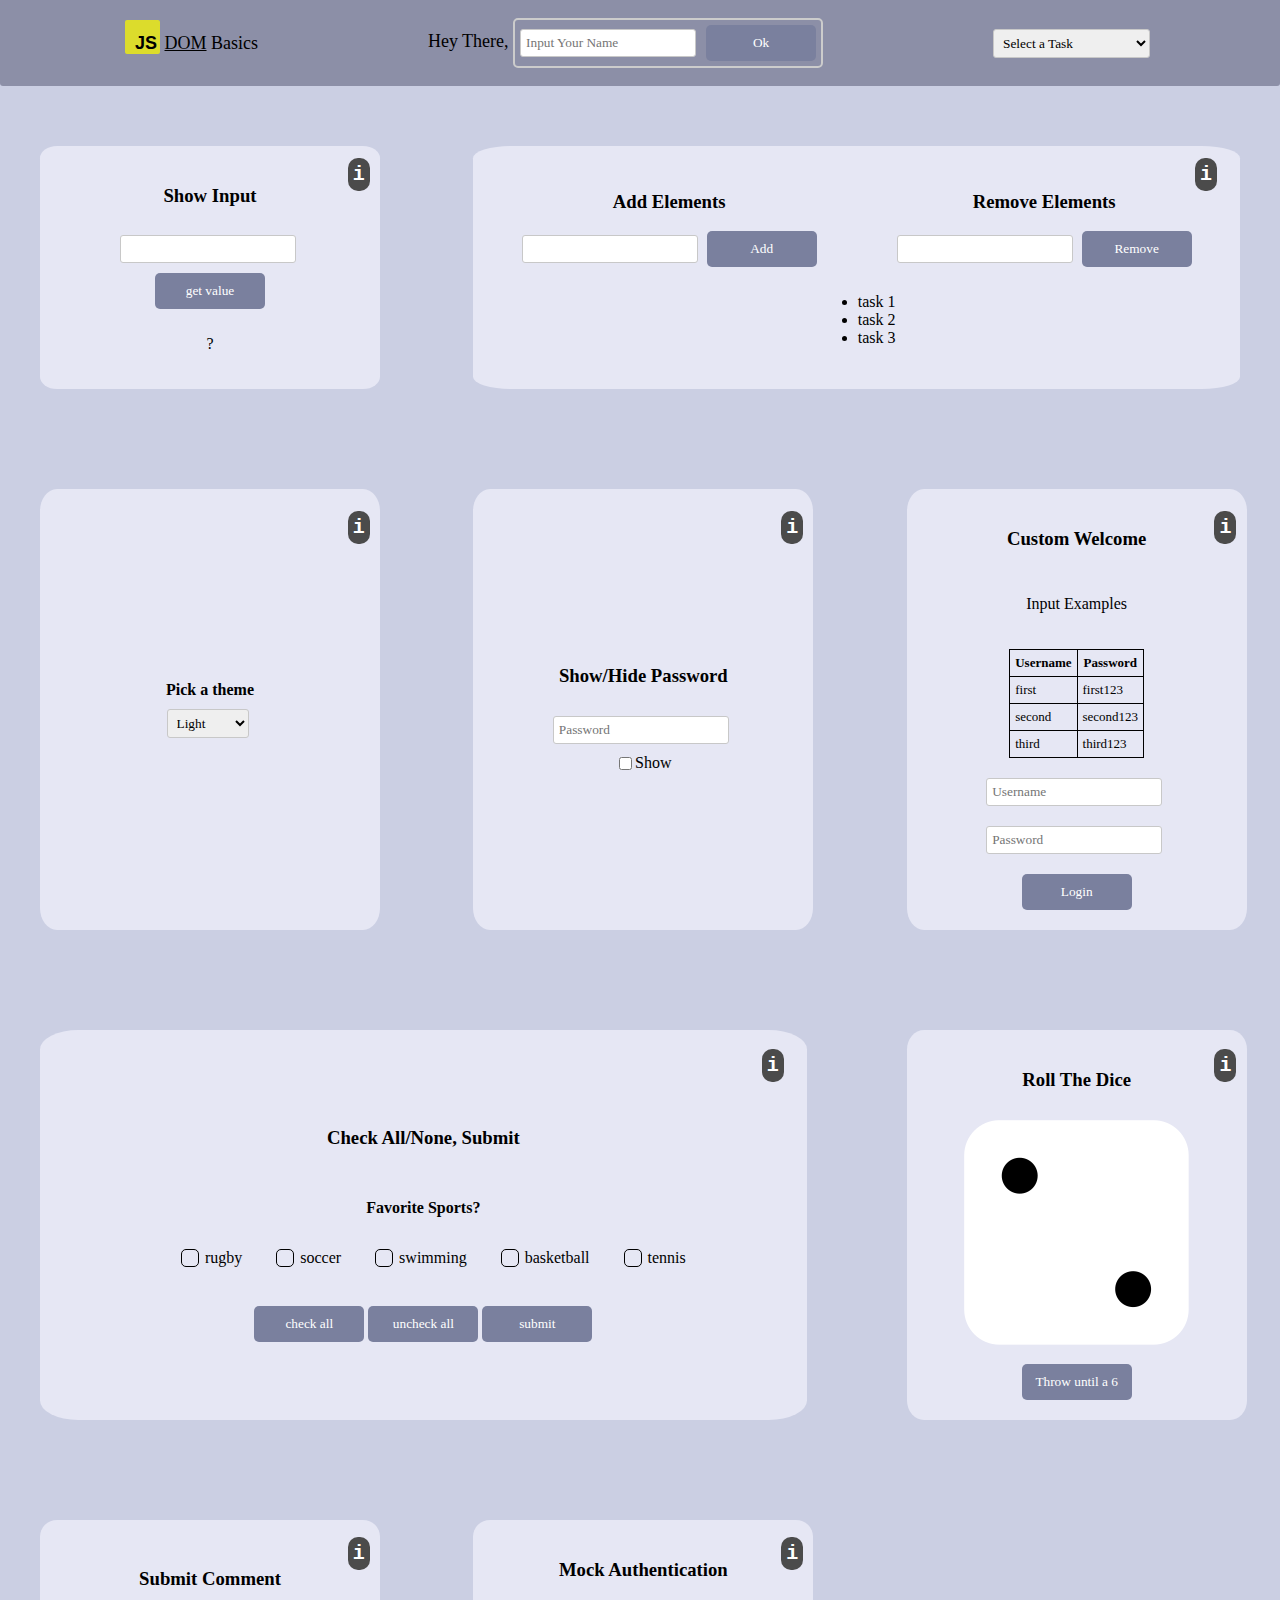
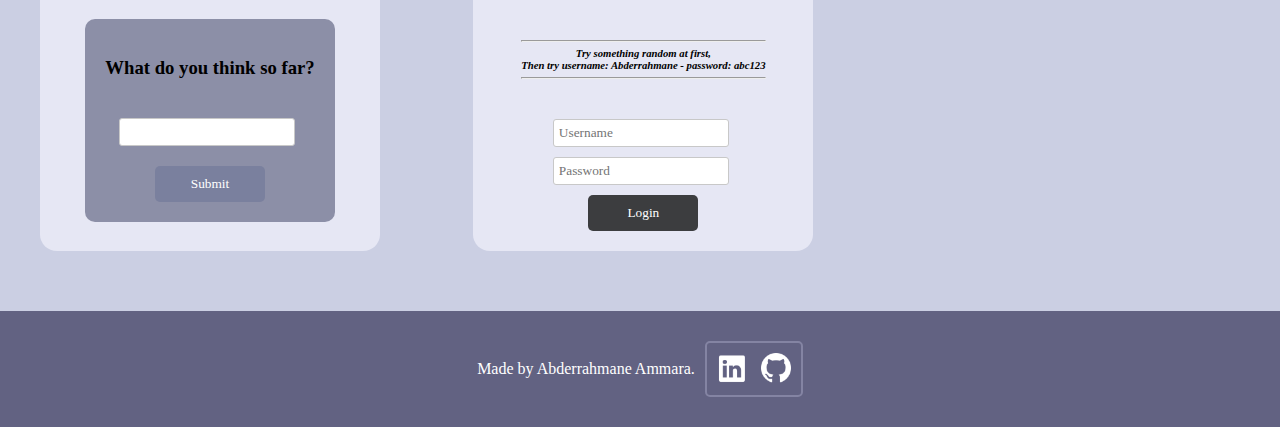
<file: DOM Basics/index.html>
<!DOCTYPE html>
<html lang="en">
<head>
    <meta charset="UTF-8">
    <meta name="viewport" content="width=device-width, initial-scale=1.0">
    <title>Dom Basics</title>
    <script src="script.js"></script>
    <link rel="stylesheet" href="style.css">
</head>

<body>

    <nav id="nav">
        <div class="bold-welcome">
            <span class="js">JS</span> <u>DOM</u> Basics
        </div>
        <div  class="bold-welcome">
            <p><b class="bold-welcome">Hey There,</b> 
                <span id="welcome-message">
                <input type="text" placeholder="Input Your Name"  id="welcome-message1">
                <button class="button" id="ok_btn">Ok</button>
                </span>
            </p>
        </div>
        <div class="dropdown-menu">
            <select id="task-dropdown">
                <option value="">Select a Task</option>
                <option value="show-input">Show Input</option>
                <option value="add-elements">Add/Remove Elements</option>
                <option value="pick-a-theme">Pick a Theme</option>
                <option value="show-pass">Show/Hide Password</option>
                <option value="custom-welcome">Custom Welcome</option>
                <option value="check-all-none">Check All/None</option>
                <option value="dice-roll">Dice Roll</option>
                <option value="layers">Submit Comment</option>
                <option value="mock-authentication">Mock Authentication</option>
            </select>
        </div>
    </nav>


    <div class="container" id="show-input">
        <h3>Show Input</h3>
        <input type="text" id="tbox">
        <button class="button" id="btn">get value</button>
        <p id="show">?</p>
        <span class="tooltip">i</span>
        <div class="tooltip-card">
            This code listens for user input in a textbox and updates the content of an element with the id 'show' (initially a "?") either when the user presses Enter or clicks a button, displaying the input text.
        </div>
    </div>

    <div class="container" id="add-elements">
    <div id="addremovecontainer">
        <div>
            <h3>Add Elements</h3>
            <input type="text" id="tbox2">
            <button class="button" id="btn2">Add</button>
            </div><div>
            <h3>Remove Elements</h3>
            <input type="text" id="tbox3">
            <button class="button" id="btnn">Remove</button>
            </div>
    </div>

        
        <ul id="todo" class="todo">
            <li>task 1</li>
            <li>task 2</li>
            <li>task 3</li>
        </ul>
        <span class="tooltip">i</span>
        <div class="tooltip-card">
            When id = `btn2` is clicked, it retrieves the value from `textbox2` and creates a new list item (`li`) with that value, then appends it to the ul (id `todo`),
            but for id = `btnn`, it retrieves the value from `textbox3`, then iterates through all list items (`li`) and removes the one with text content matching that value. 
        </div>
    </div>

    <div class="container" id="pick-a-theme">
        <label for="theme" class="label" ><b>Pick a theme</b></label>
        <select id="theme">
            <option value="1">Light</option>
            <option value="2">Midnight</option>
            <option value="3">Dark</option>
            <option value="4">Dim</option>
        </select>
        <span class="tooltip">i</span>
        <div class="tooltip-card">
            This code listens for changes on the theme select element (select tag with themes as options). When a change occurs, it iterates over all buttons, containers, and the navbar, changing their style, thus changing the entire webpage's theme</div>
    </div>

    <div class="container" id="show-pass">
        <h3>Show/Hide Password</h3>
        <label for="pass">
            <input type="password" name="pass" id="pass" placeholder="Password">
        </label>
        <label for="check1">
            <input type="checkbox" name="check1" id="check1"> Show
        </label>
    
        <span class="tooltip">i</span>
        <div class="tooltip-card">
            This one toggles the visibility of the password input field when a checkbox is clicked.
            If the checkbox is checked, it changes the input type to "text" (with setAttribute) to display the password in plain text.
            Otherwise, it sets the input type back to "password" to hide the password characters.        </div>
    </div>

    <div class="container" id="custom-welcome">
        <h3>Custom Welcome</h3>
        <div class="login_container">
            <p>Input Examples</p>
            <table>
                <thead>
                    <tr>
                        <th>Username</th>
                        <th>Password</th>
                    </tr>
                </thead>
                <tbody>
                    <tr>
                        <td>first</td>
                        <td>first123</td>
                    </tr>
                    <tr>
                        <td>second</td>
                        <td>second123</td>
                    </tr>
                    <tr>
                        <td>third</td>
                        <td>third123</td>
                    </tr>
                </tbody>
            </table>
            <input type="text" placeholder="Username" id="usern" autocomplete="off">
            <input type="password" placeholder="Password" id="passw">
            <button id="login_button" class="button">Login</button>
        </div>
        <div class="welcome">
            <p id="wlcm_msg"></p>
            <button class="button" id="back">Go back</button>
        </div>
        <span class="tooltip">i</span>
        <div class="tooltip-card">
            This code manages user authentication. 
            When the login button is clicked, it checks if the entered username and password match any predefined users.
            If a match is found, it displays a welcome message and hides the login container. 
            When the "Go back" button is clicked, it reverses these actions.        </div>
    </div>

    <div class="container" id="check-all-none">
        <h3>Check All/None, Submit</h3>
        <h4>Favorite Sports?</h4>
        <div class="sports">
            <input type="checkbox" id="rugby" value="rugby" class="sport">
            <label for="rugby">rugby</label>
            
            <input type="checkbox" id="soccer" value="soccer" class="sport">
            <label for="soccer">soccer</label>
            
            <input type="checkbox" id="swimming" value="swimming" class="sport">
            <label for="swimming">swimming</label>
            
            <input type="checkbox" id="basketball" value="basketball" class="sport">
            <label for="basketball">basketball</label>
            
            <input type="checkbox" id="tennis" value="tennis" class="sport">
            <label for="tennis">tennis</label>
        </div>
        <br>
        <div class="can_buttons">
            <button class="button" id="check_all">check all</button>
            <button class="button" id="uncheck_all">uncheck all</button>
            <button class="button" id="submit">submit </button>    
        </div>
        
        <span class="tooltip">i</span>
        <div class="tooltip-card">
            This JavaScript code manages checkboxes for sports selection, allowing users to check all, uncheck all, and submit their selected sports, displaying the chosen sports in an alert message.
            Note that the checkboxes are not default style, refer to the style.css file for the details.        </div>
    </div>

    <div class="container" id="dice-roll">
        <h3>Roll The Dice</h3>
        <div class="dice">
            <img src="pictures/dice2.png" alt="" id="dice_image"> <br>
            <button class="button" id="throw">Throw until a 6</button>    
        </div>
        <span class="tooltip">i</span>
        <div class="tooltip-card">
            This code simulates rolling a dice when a button is clicked. It generates a random number between 1 and 6,
            updates the image source accordingly, and removes the event listener from the button when a 6 is rolled to prevent further clicks.
            The fact that we named the image files accordingly is actually the main reason this code logic works lol.        </div>
    </div>

    <div class="container container2" id="layers">
        <h3>Submit Comment</h3>
        <div class="layer1">
            <h3>What do you think so far?</h3>
            <input type="text" id="comment" autocomplete="off">
            <button class="button" id="submit1">Submit</button>
        </div>
        <div class="layer2">
            <h3>Well, Here's What you wrote:)</h3>
            <p id="show_comment"></p>
        </div>
        <span class="tooltip">i</span>
        <div class="tooltip-card">
            This JavaScript code listens for a click event on the "Submit" button (`btn4`). 
            When clicked, it retrieves the value entered in the comment input field, 
            hides the first layer (`layer1`), displays the second layer (`layer2`), 
            and sets the text content of an element in the second layer to the entered comment.

        </div>
    </div>

    <div class="container" id="mock-authentication">
        <h3>Mock Authentication</h3>
        <h6><i> <hr>Try something random at first, <br> Then try username: Abderrahmane - password: abc123 <hr> </i></h6>
        
        <form action="form_script.html" method="get">
            <input type="text" placeholder="Username" id="username" autocomplete="off">
            <input type="password" placeholder="Password" id="password">
            <input type="submit" value="Login" id="btn_submit" class="button">
        </form>
        <span class="tooltip">i</span>
        <div class="tooltip-card">
            This JavaScript code listens for a click event on the submit button (`btn_submit`) of a login form. 
            When clicked, it prevents the default form submission behavior, 
            checks if the entered username and password match predefined values, 
            and either submits the form and takes you to the next page, or displays an error message.
        </div>
    </div>

    <footer id="footer">
        
            <p>Made by Abderrahmane Ammara. </p>
        <div class="logos">
            <a href="https://www.linkedin.com/in/abderrahmane-ammara/" target="_blank"><img src="pictures/li-logo64.png" alt="" class="linkedin"></a>
            <a href="https://github.com/Ab-Amm" target="_blank"><img src="pictures/github.png" alt="" class="github"></a>
        </div>
    </footer>
    


</body>
</html>
</file>
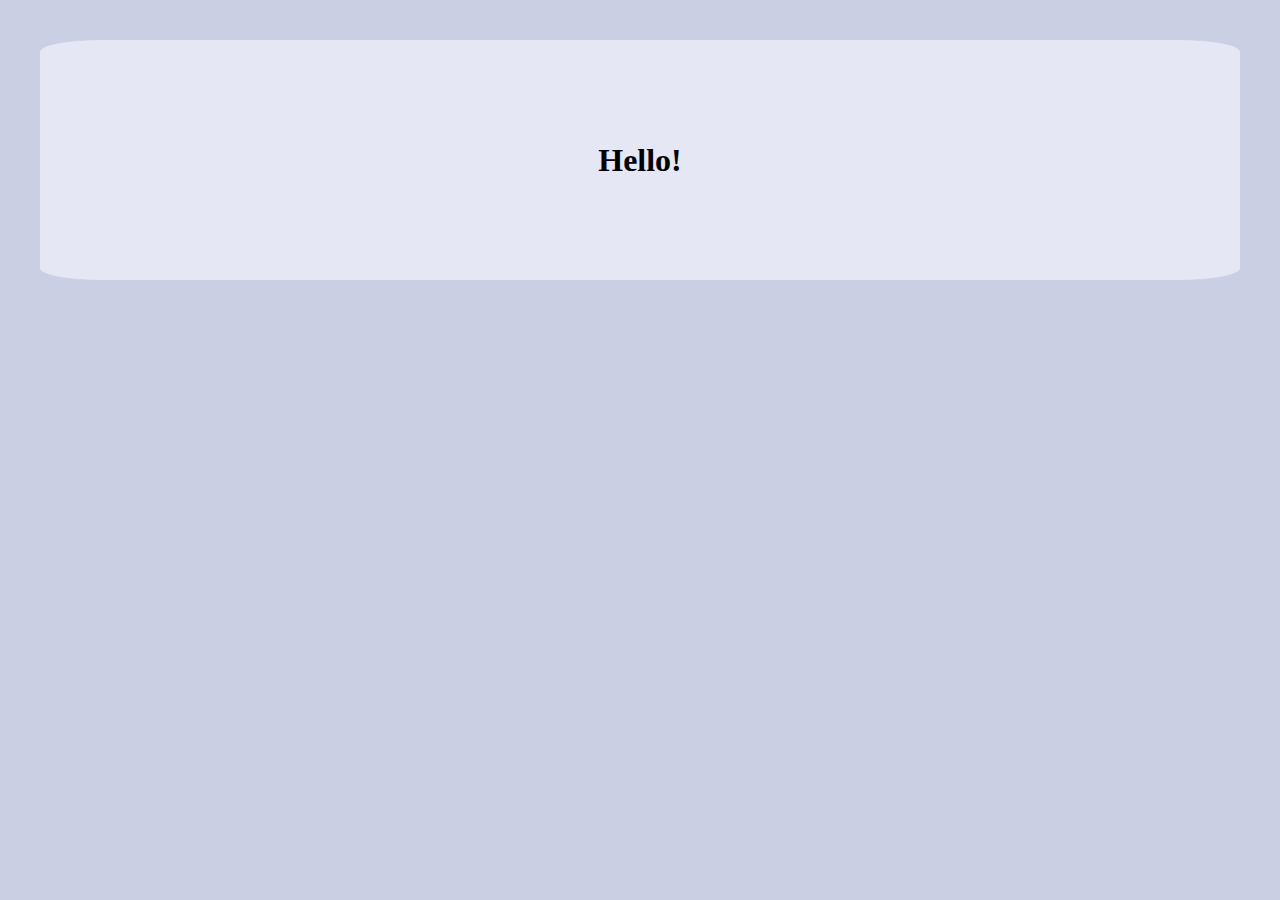
<file: DOM Basics/form_script.html>
<!DOCTYPE html>
<html lang="en">
<head>
    <meta charset="UTF-8">
    <meta name="viewport" content="width=device-width, initial-scale=1.0">
    <title>Document</title>
    <link rel="stylesheet" href="style.css">
</head>
<body>
    <div class="container">
        <h1>Hello!</h1>
    </div>
</body>
</html>
</file>
<file: DOM Basics/style.css>
body{
    display: grid;
    grid-template-columns: repeat(auto-fit, minmax(400px, 1fr));
    gap: 20px;
    font-family: poppins;
    background-color: rgb(203, 207, 227);
    margin: 0;
}
.dark{
    background-color: rgb(17, 17, 17);
    color: white;
}

.midnight{
    background-color: rgb(30, 0, 63);
    color: rgb(255, 255, 255);
}

.dim{
    background-color: rgb(40, 40, 40);
    color: rgb(255, 255, 255);
}

::-webkit-scrollbar {
    width: 10px;
}

::-webkit-scrollbar-track {
    background: #8c8fa7; 
}

::-webkit-scrollbar-thumb {
    background: #2a2a30;
    border-radius: 5px; 
}

::-webkit-scrollbar-thumb:hover {
    background: #131529; 
}


.navmidnight {
    background-color: rgb(114, 0, 235); 
    border-bottom: 2px solid rgb(255, 255, 255);
}

.navdark{
    background-color: rgb(31, 31, 31); 
    border-bottom: 2px solid rgb(255, 255, 255);
}

.navdim{
    background-color: rgb(93, 93, 93); 
    border-bottom: 2px solid rgb(255, 255, 255);
}

.js{
    color: #000000;
    background-color: rgb(220, 220, 44);
    font-weight: bold ;
    border-radius: 2px;
    font-family: sans-serif;
    padding:13px 3px 1px 10px;

}


#welcome-message{
    font-size:20px;
    font-weight: bold;
    color: #fff;
}
button, input[type='submit'] {
    font-family: poppins;
    padding: 10px 10px;
    background-color: rgb(122, 128, 158);
    color: #fff;
    border: none;
    border-radius: 5px;
    cursor: pointer;
    transition: all 0.1s;
    max-width: 70%;
    min-width: 110px;
}
.button:hover,
.button_midnight:hover,
.button_dark:hover,
.button_dim:hover{
    opacity: 0.9;
}
.button:active,
.button_midnight:active,
.button_dark:active,
.button_dim:active{
    opacity: 0.7;
}

.button_midnight, input[type='submit'] {
    background-color: rgb(62, 4, 124);
}

.button_dark, input[type='submit'] {
    background-color: rgb(85, 89, 104);
}

.button_dim, input[type='submit'] {
    background-color: rgb(60, 61, 63);
}

.container{
    position: relative;
    display: flex;
    flex-direction: column;
    align-items: center;
    justify-content: center;
    margin: 40px;
    border-radius: 5%; 
    padding: 20px;
    row-gap: 10px;
    min-width: 300px;
    min-height: 200px;
    background-color: rgb(230, 231, 244); 
}


.contdark{
    background-color: rgb(31, 31, 31);
    color: rgb(255, 255, 255);
}

.contmidnight{
    background-color: rgb(114, 0, 235);
    color: rgb(246, 243, 255);
}


.contdim{
    background-color: rgb(93, 93, 93);
    color: rgb(246, 243, 255);
}
label{
    transition: background-color 0.3s;
    margin-left: 3px;
    margin-right: 3px;
    padding-left: 4px;
    padding-right: 4px;
    display: flex;
}


.sports input[type='checkbox']{
    opacity: 0;
}

label{
    cursor: pointer;
}

.sports label::before{
    content: '';
    width: 1em;
    height: 1em;
    border: 0.1em solid black;
    border-radius: 5px;
    margin-right: 6px;
    transition: all 0.2s;
    cursor: pointer;
}

.sports label:hover::before{
    background-color: #2a2a30;
}
.sports input[type='checkbox']:checked + label::before{
    background-color: #50505c;
    content: '\2713';
    display: flex;
    justify-content: center;
    align-items: center;
    color: #fff;
}

.dice{
    display: flex;
    flex-direction: column;
    align-items: center;
}
.layer1, .layer2{
    display: flex;
    flex-direction: column;
    align-items: center;
    row-gap: 20px;
    border-radius: 10px;
    padding: 20px;
    
}
.layer1{
    background-color: #8c8fa7;
}
.layer2{
    display: none;
    background-color: #b2b4be;
}
.layer1 input{
    padding: 30px;
    border: 0;
}
.container2{
    max-width: 250px;
}

form{
    display: flex;
    flex-direction: column;
    align-items: center;
    gap: 10px;
}

.login_container, .welcome{
    display: flex;
    flex-direction: column;
    row-gap: 20px;
    align-items: center;
}
.welcome{
    display: none;
}
p, h3, h6{
    text-align: center;
}
table{
    border-collapse: collapse;
}

td, th {
    border: 1px solid #000000;
    padding: 5px;
    font-size: small;
}

#welcome-message {
    border: 2px solid #ccc;
    border-radius: 5px;
    padding: 5px;
    display: inline-block;
}

input[type="text"], input[type="password"], select {
    padding: 5px;
    border: 1px solid #c8c8c8;
    border-radius: 3px;
    margin-right: 5px;
    font-family: poppins;
}

.bold-welcome , .bold-welcome1{
    font-size: 18px;
    text-align: center;
    font-weight: 500;
    cursor: pointer;
}

#check-all-none div{
    align-items: center;
}

@media screen and (min-width: 850px){
    .sports{
        display: flex;
        
    }
    #check-all-none{
        grid-column: 1 / span 2;
    }
    #add-elements{
        grid-column: span 2;
    }
    #addremovecontainer{
        display: flex;
        gap: 80px;
    }
}
@media screen and (max-width: 850px){
    .can_buttons{
    display: flex;
    flex-direction: column;
    gap: 10px;
    justify-content: center;
    align-items: center;
}
}

@media screen and (max-width: 480px){
    nav{
        grid-column: 1/-1;
        padding: 40px 0px 40px 40px;
    }
    .bold-welcome{
        display: none;
    }

    footer{
        grid-column: 1/-1;
    }

}



.tooltip {
    position:absolute;
    top: 5%;
    right: 3%;
    padding: 5px;
    font-size: 20px;
    cursor: pointer;
    font-family: 'Courier New', Courier, monospace;
    font-weight: bolder;
    background-color: #4b4b4b;
    color: #ffffff;
    border-radius: 10px;
}

.tooltip-card {
    padding: 10px;
    background-color: #fff;
    color: #000000;
    border: 1px solid #aeaeae;
    border-radius: 5px;
    box-shadow: 0 2px 5px rgba(0, 0, 0, 0.3);
    display: none; 
    z-index: 999;
    transition: all 0.3s;
}

.tooltip:hover + .tooltip-card {
    position: absolute;
    display: block;
    font-family: 'Courier New';
    font-weight: bold;
}

nav {
    position: sticky;
    top: 0px;
    padding-left: 40px;
    padding-right: 40px;
    grid-column: 1/-1;
    display: flex;
    justify-content: space-around;
    align-items: center;
    background-color: #8c8fa7; 
    z-index: 1000;
    border-bottom-left-radius:3px ;
    border-bottom-right-radius:3px ;
}
footer{
    padding: 30px ;
    gap: 10px;
    display: flex;
    justify-content: center;
    align-items: center;
    float: right;
    background-color: #626282;
    color: white;
    grid-column: 1/-1;
    font-weight: 300;
}
.footerdim{
    background-color: #434343;
    color: rgb(255, 255, 255);
}
.footerdark{
    background-color: #232323;
    color: rgb(255, 255, 255);
}
.footermidnight{
    background-color: rgb(89, 0, 184);
    color: rgb(255, 255, 255);
}
.linkedin, .github{
    width: 30px;
    height: auto;
    margin: 5px;
}
.logos{
    border: #8484a3 solid 2px;
    height: 42px;
    border-radius: 5px;
    padding: 5px;
    transition: all 0.1s;
}

.logos:hover{
    background-color: #000000;
    box-shadow: #000000 2px 2px 20px 1px;
    border-color: #000000;
}
</file>
